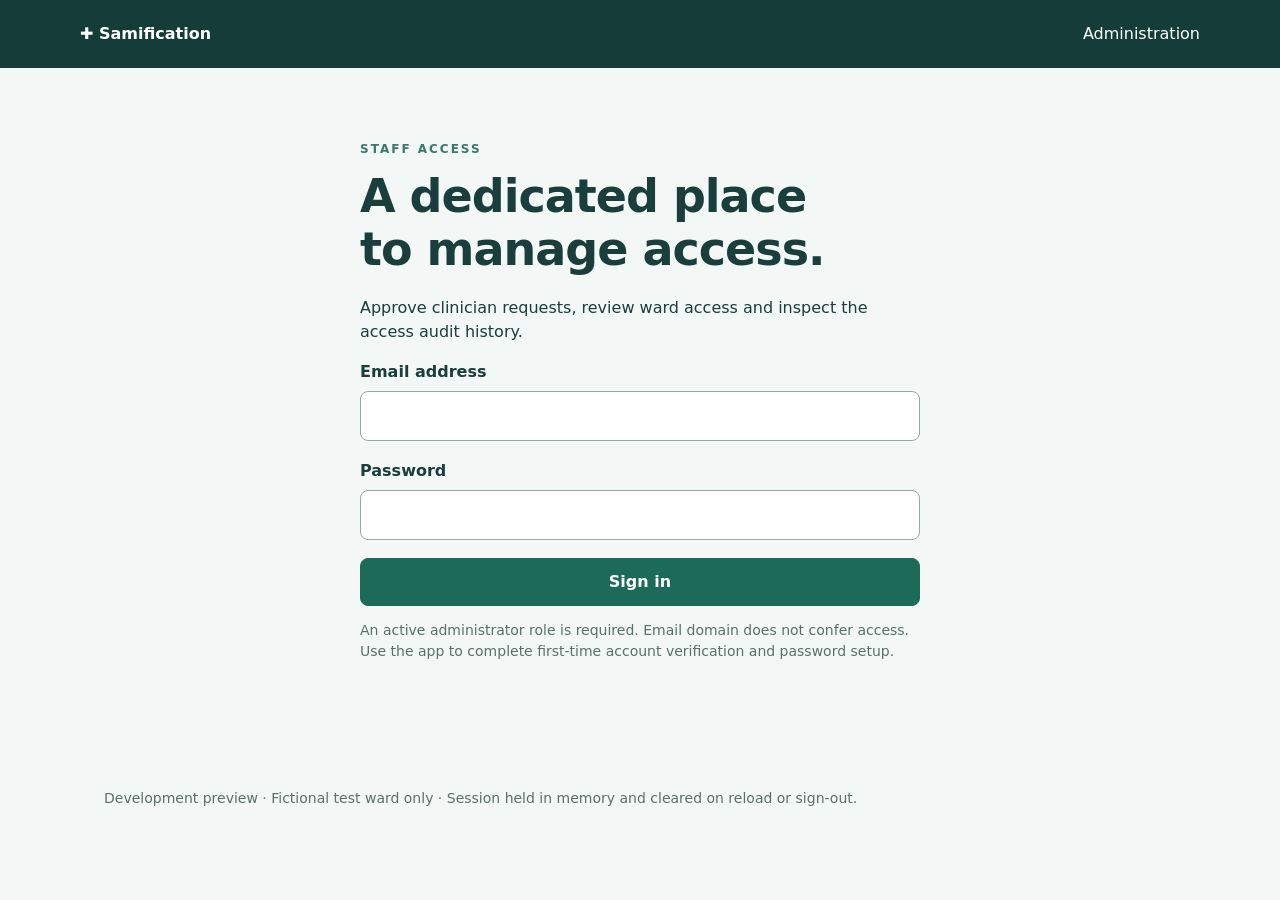
<file: web/admin/index.html>
<!doctype html>
<html lang="en"><head><meta charset="utf-8"><meta name="viewport" content="width=device-width,initial-scale=1"><meta name="referrer" content="no-referrer"><meta http-equiv="Content-Security-Policy" content="default-src 'none'; script-src 'self'; style-src 'self'; connect-src https://vqexfcvzoryocjnzjozv.supabase.co; img-src 'self'; base-uri 'none'; form-action 'none'; object-src 'none'"><title>Samification · Administration</title><link rel="stylesheet" href="style.css"><script type="module" src="app.js"></script></head>
<body><header><strong>✚ Samification</strong><span>Administration</span></header><main>
<section id="login"><p class="eyebrow">STAFF ACCESS</p><h1>A dedicated place<br>to manage access.</h1><p>Approve clinician requests, review ward access and inspect the access audit history.</p><form id="sign-in"><label>Email address<input id="email" type="email" autocomplete="username" required maxlength="254"></label><label>Password<input id="password" type="password" autocomplete="current-password" required></label><button>Sign in</button></form><p class="muted">An active administrator role is required. Email domain does not confer access. Use the app to complete first-time account verification and password setup.</p></section>
<section id="workspace" hidden><div class="row"><div><p class="eyebrow">ACCESS MANAGEMENT</p><h1>Staff & wards</h1><p id="identity"></p></div><div><button id="refresh" class="secondary">Refresh</button> <button id="logout" class="secondary">Sign out</button></div></div><p class="muted">This portal manages staff access only. Patient care and assessment reviews belong in the clinician app.</p><section class="panel"><h2>Pending requests</h2><div id="requests"></div></section><section class="panel"><h2>Clinician ward access</h2><div id="memberships"></div></section><section class="panel"><h2>Wards</h2><p class="muted">Ward setup remains an owner-controlled backend operation. This portal shows the current configuration.</p><div id="wards"></div></section><section class="panel"><h2>Access audit history</h2><p class="muted">Latest 100 events. Times are displayed in your browser’s local timezone.</p><div class="table-scroll"><table><thead><tr><th>Time</th><th>Action</th><th>Subject</th><th>Ward</th><th>Actor</th><th>Reason</th></tr></thead><tbody id="audit"></tbody></table></div></section></section>
<p id="status" role="status" aria-live="polite"></p><footer>Development preview · Fictional test ward only · Session held in memory and cleared on reload or sign-out.</footer>
</main><dialog id="decision"><form id="decision-form"><h2 id="decision-title"></h2><p id="decision-description"></p><label>Reason<textarea id="reason" required maxlength="500" rows="3"></textarea></label><p class="muted">The action and reason will be retained in the server audit log.</p><div class="row"><button id="cancel" type="button" class="secondary">Cancel</button><button id="confirm" type="submit">Confirm decision</button></div></form></dialog></body></html>
</file>
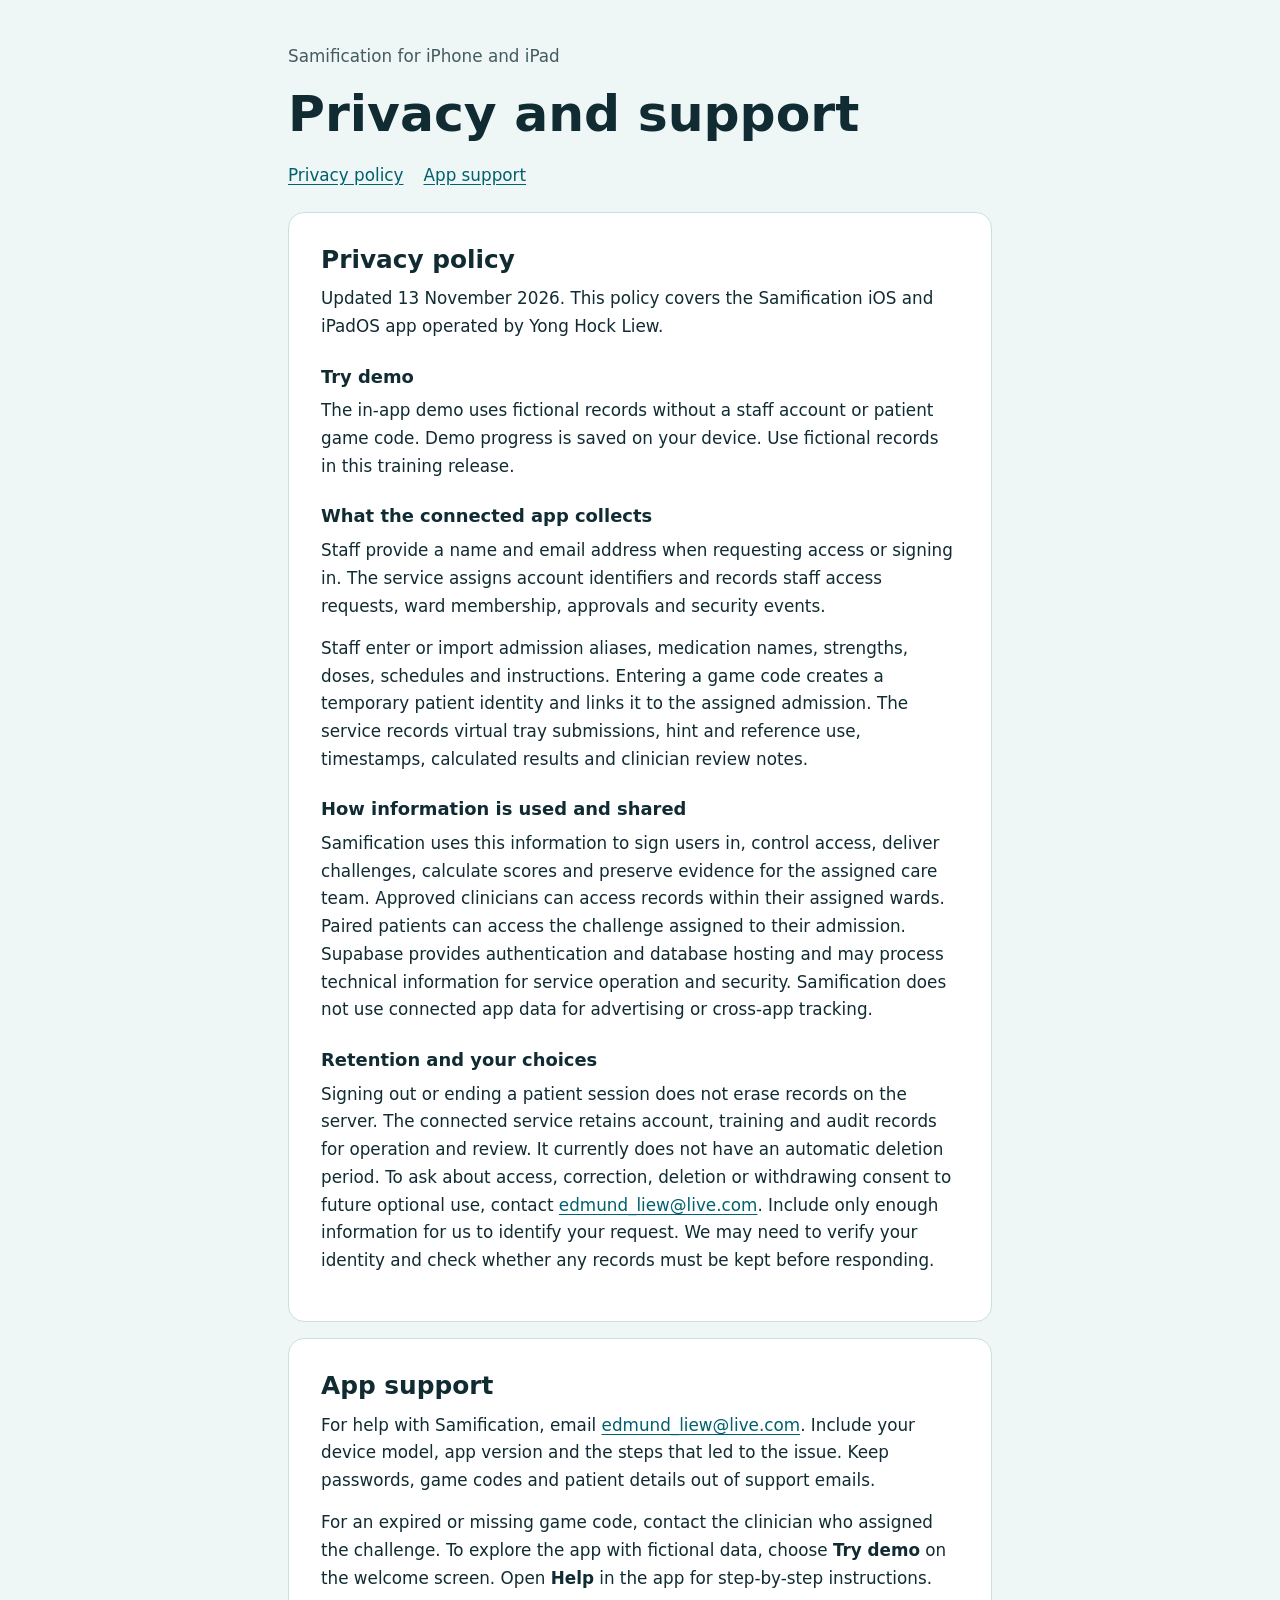
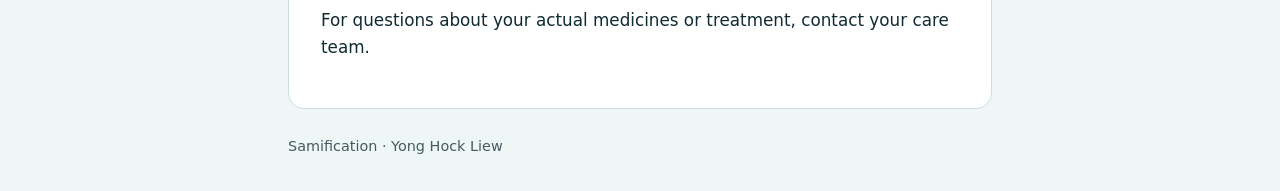
<file: docs/privacy.html>
<!doctype html>
<html lang="en">
<head>
<meta charset="utf-8">
<meta name="viewport" content="width=device-width, initial-scale=1">
<title>Samification | Privacy and Support</title>
<style>
:root{color-scheme:light;--ink:#102b32;--muted:#435b61;--accent:#00606d;--line:#ccdee0;--paper:#fff}
*{box-sizing:border-box}
body{margin:0;background:#eef6f6;color:var(--ink);font:1.05rem/1.65 system-ui,sans-serif}
header,main,footer{max-width:50rem;margin:auto;padding-inline:clamp(1rem,5vw,3rem)}
header{padding-block:2.3rem 1.4rem}
header p,footer{color:var(--muted)}
h1{font-size:clamp(2rem,6vw,3.15rem);line-height:1.15;margin:.35rem 0}
h2{font-size:1.55rem;line-height:1.25;margin:0 0 .6rem}
h3{font-size:1.12rem;margin:1.3rem 0 .25rem}
p{margin:.4rem 0 .9rem}
nav{display:flex;flex-wrap:wrap;gap:1.25rem;margin-top:1.15rem}
a{color:var(--accent);text-underline-offset:.18em}
a:focus-visible{outline:2px solid var(--accent);outline-offset:4px}
section{background:var(--paper);border:1px solid var(--line);border-radius:1rem;padding:clamp(1.1rem,4vw,2rem);margin-bottom:1rem;scroll-margin-top:1rem}
footer{padding-block:.6rem 2rem;font-size:.9rem}
</style>
</head>
<body>
<header>
<p>Samification for iPhone and iPad</p>
<h1>Privacy and support</h1>
<nav aria-label="On this page"><a href="#privacy">Privacy policy</a><a href="#support">App support</a></nav>
</header>
<main>
<section id="privacy" aria-labelledby="privacy-title">
<h2 id="privacy-title">Privacy policy</h2>
<p>Updated 13 November 2026. This policy covers the Samification iOS and iPadOS app operated by Yong Hock Liew.</p>
<h3>Try demo</h3>
<p>The in-app demo uses fictional records without a staff account or patient game code. Demo progress is saved on your device. Use fictional records in this training release.</p>
<h3>What the connected app collects</h3>
<p>Staff provide a name and email address when requesting access or signing in. The service assigns account identifiers and records staff access requests, ward membership, approvals and security events.</p>
<p>Staff enter or import admission aliases, medication names, strengths, doses, schedules and instructions. Entering a game code creates a temporary patient identity and links it to the assigned admission. The service records virtual tray submissions, hint and reference use, timestamps, calculated results and clinician review notes.</p>
<h3>How information is used and shared</h3>
<p>Samification uses this information to sign users in, control access, deliver challenges, calculate scores and preserve evidence for the assigned care team. Approved clinicians can access records within their assigned wards. Paired patients can access the challenge assigned to their admission. Supabase provides authentication and database hosting and may process technical information for service operation and security. Samification does not use connected app data for advertising or cross-app tracking.</p>
<h3>Retention and your choices</h3>
<p>Signing out or ending a patient session does not erase records on the server. The connected service retains account, training and audit records for operation and review. It currently does not have an automatic deletion period. To ask about access, correction, deletion or withdrawing consent to future optional use, contact <a href="mailto:edmund_liew@live.com">edmund_liew@live.com</a>. Include only enough information for us to identify your request. We may need to verify your identity and check whether any records must be kept before responding.</p>
</section>
<section id="support" aria-labelledby="support-title">
<h2 id="support-title">App support</h2>
<p>For help with Samification, email <a href="mailto:edmund_liew@live.com">edmund_liew@live.com</a>. Include your device model, app version and the steps that led to the issue. Keep passwords, game codes and patient details out of support emails.</p>
<p>For an expired or missing game code, contact the clinician who assigned the challenge. To explore the app with fictional data, choose <strong>Try demo</strong> on the welcome screen. Open <strong>Help</strong> in the app for step-by-step instructions.</p>
<p>For questions about your actual medicines or treatment, contact your care team.</p>
</section>
</main>
<footer>Samification · Yong Hock Liew</footer>
</body>
</html>
</file>
<file: web/admin/style.css>
:root{font:16px/1.5 system-ui,sans-serif;color:#193e3c;background:#f3f7f5}*{box-sizing:border-box}body{margin:0}header{display:flex;gap:24px;justify-content:space-between;padding:22px max(24px,calc((100vw - 1120px)/2));background:#143d39;color:white}main{max-width:1120px;margin:50px auto;padding:0 24px}h1{font-size:clamp(30px,4vw,46px);line-height:1.15;letter-spacing:-1px;margin:12px 0 20px}h2{font-size:21px}p{max-width:680px}.eyebrow{font-size:12px;font-weight:700;letter-spacing:2px;color:#39786b}.muted,footer{color:#5a706b;font-size:14px}#login{max-width:560px;margin:8vh auto}form{display:grid;gap:18px}label{display:grid;gap:7px;font-weight:600}input,textarea{width:100%;font:inherit;padding:12px;border:1px solid #91aaa2;border-radius:8px;background:white;color:#193e3c}button{font:inherit;font-weight:600;cursor:pointer;padding:11px 18px;border-radius:8px;border:1px solid #1c6b58;background:#1c6b58;color:white}button.secondary{color:#1c6b58;background:white}button:focus-visible,input:focus-visible,textarea:focus-visible{outline:3px solid #e39a27;outline-offset:3px}button:disabled{opacity:.55;cursor:wait}.row{display:flex;justify-content:space-between;gap:16px;align-items:center;flex-wrap:wrap}.panel{padding:24px;background:white;border:1px solid #dce7e1;border-radius:14px;margin:24px 0}.record{border-top:1px solid #e2e9e5;padding:18px 0}.record:first-child{border-top:0}.record p{margin:4px 0}.actions{display:flex;gap:10px;margin-top:10px;flex-wrap:wrap}.table-scroll{overflow:auto}table{border-collapse:collapse;width:100%;font-size:13px}th,td{text-align:left;padding:12px;border-bottom:1px solid #e2e9e5;vertical-align:top;overflow-wrap:anywhere}th{white-space:nowrap}dialog{max-width:520px;width:calc(100% - 32px);border:1px solid #91aaa2;border-radius:16px;padding:28px;color:inherit}dialog::backdrop{background:#102b2866}#status{padding:12px 0;font-weight:600}footer{margin:30px 0}[hidden]{display:none!important}@media(max-width:600px){main{margin:28px auto}.panel{padding:16px}header{padding:18px 24px;font-size:14px}}
</file>
